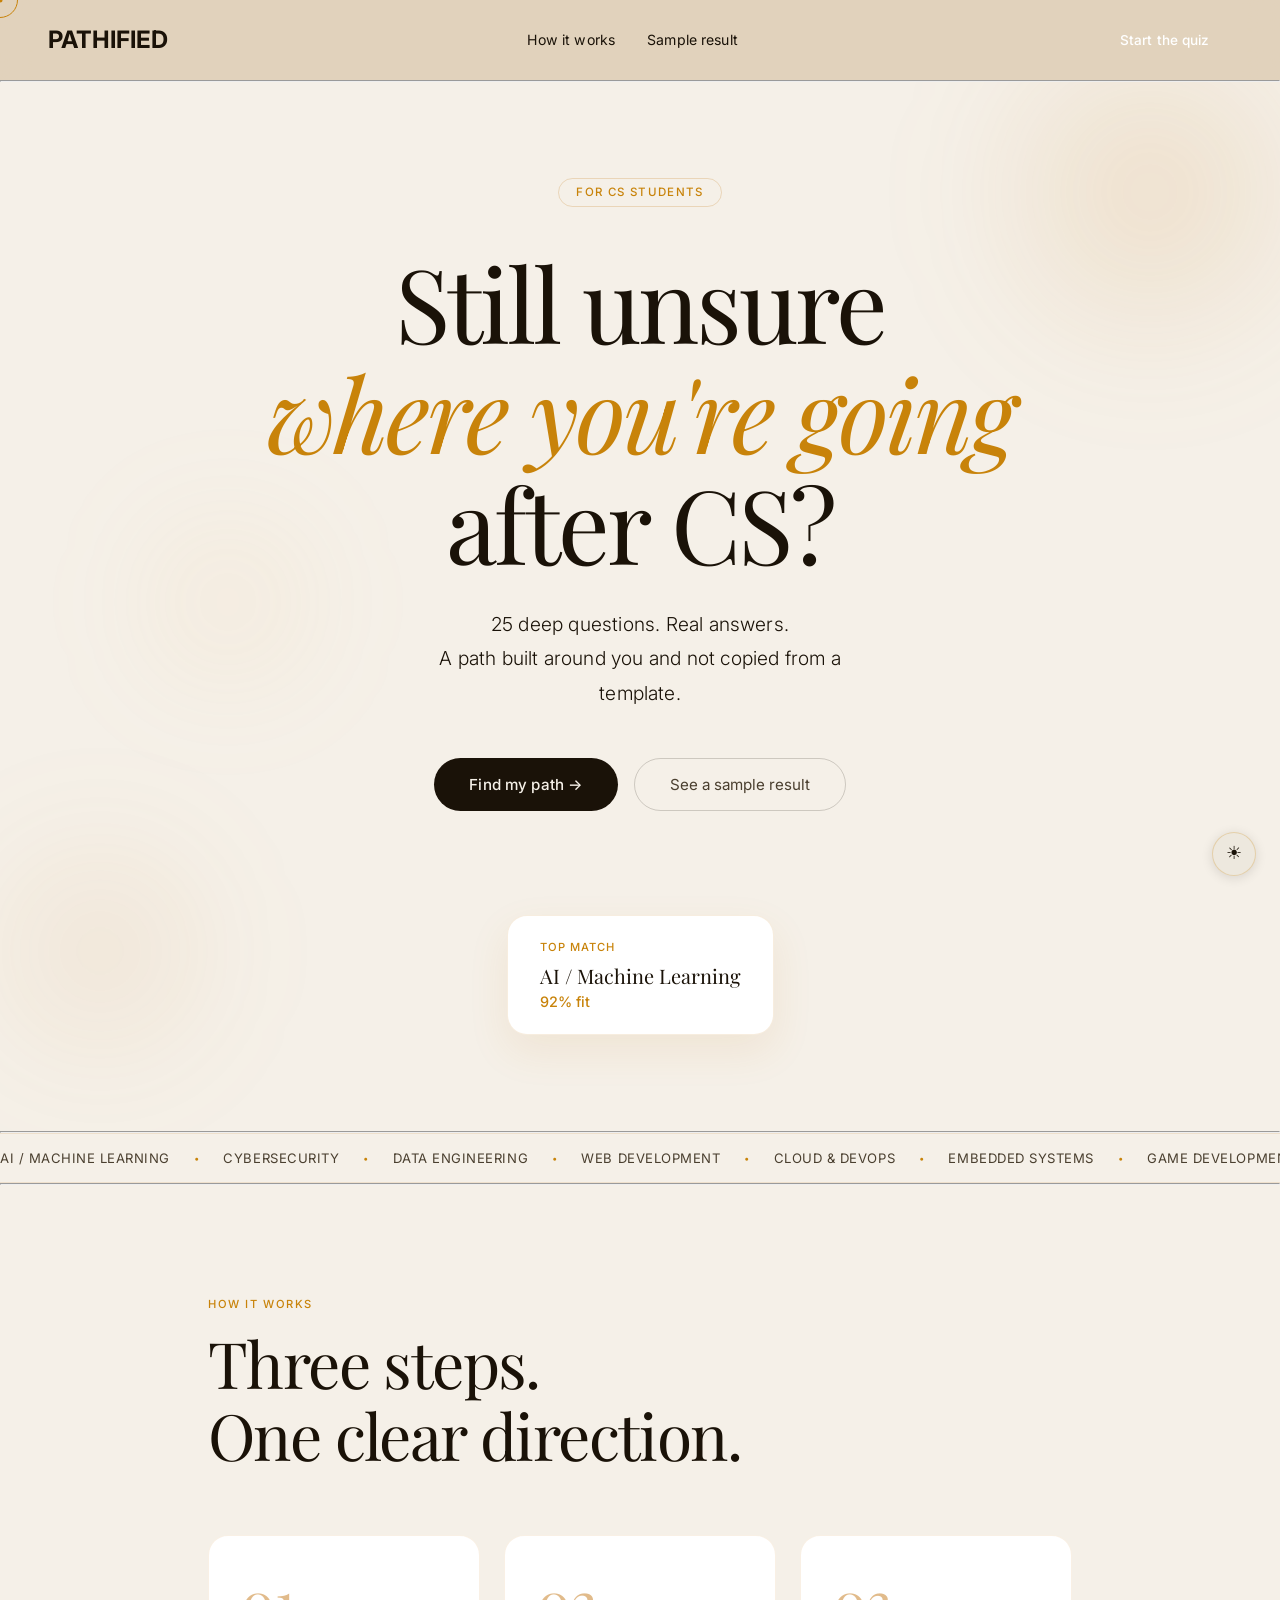
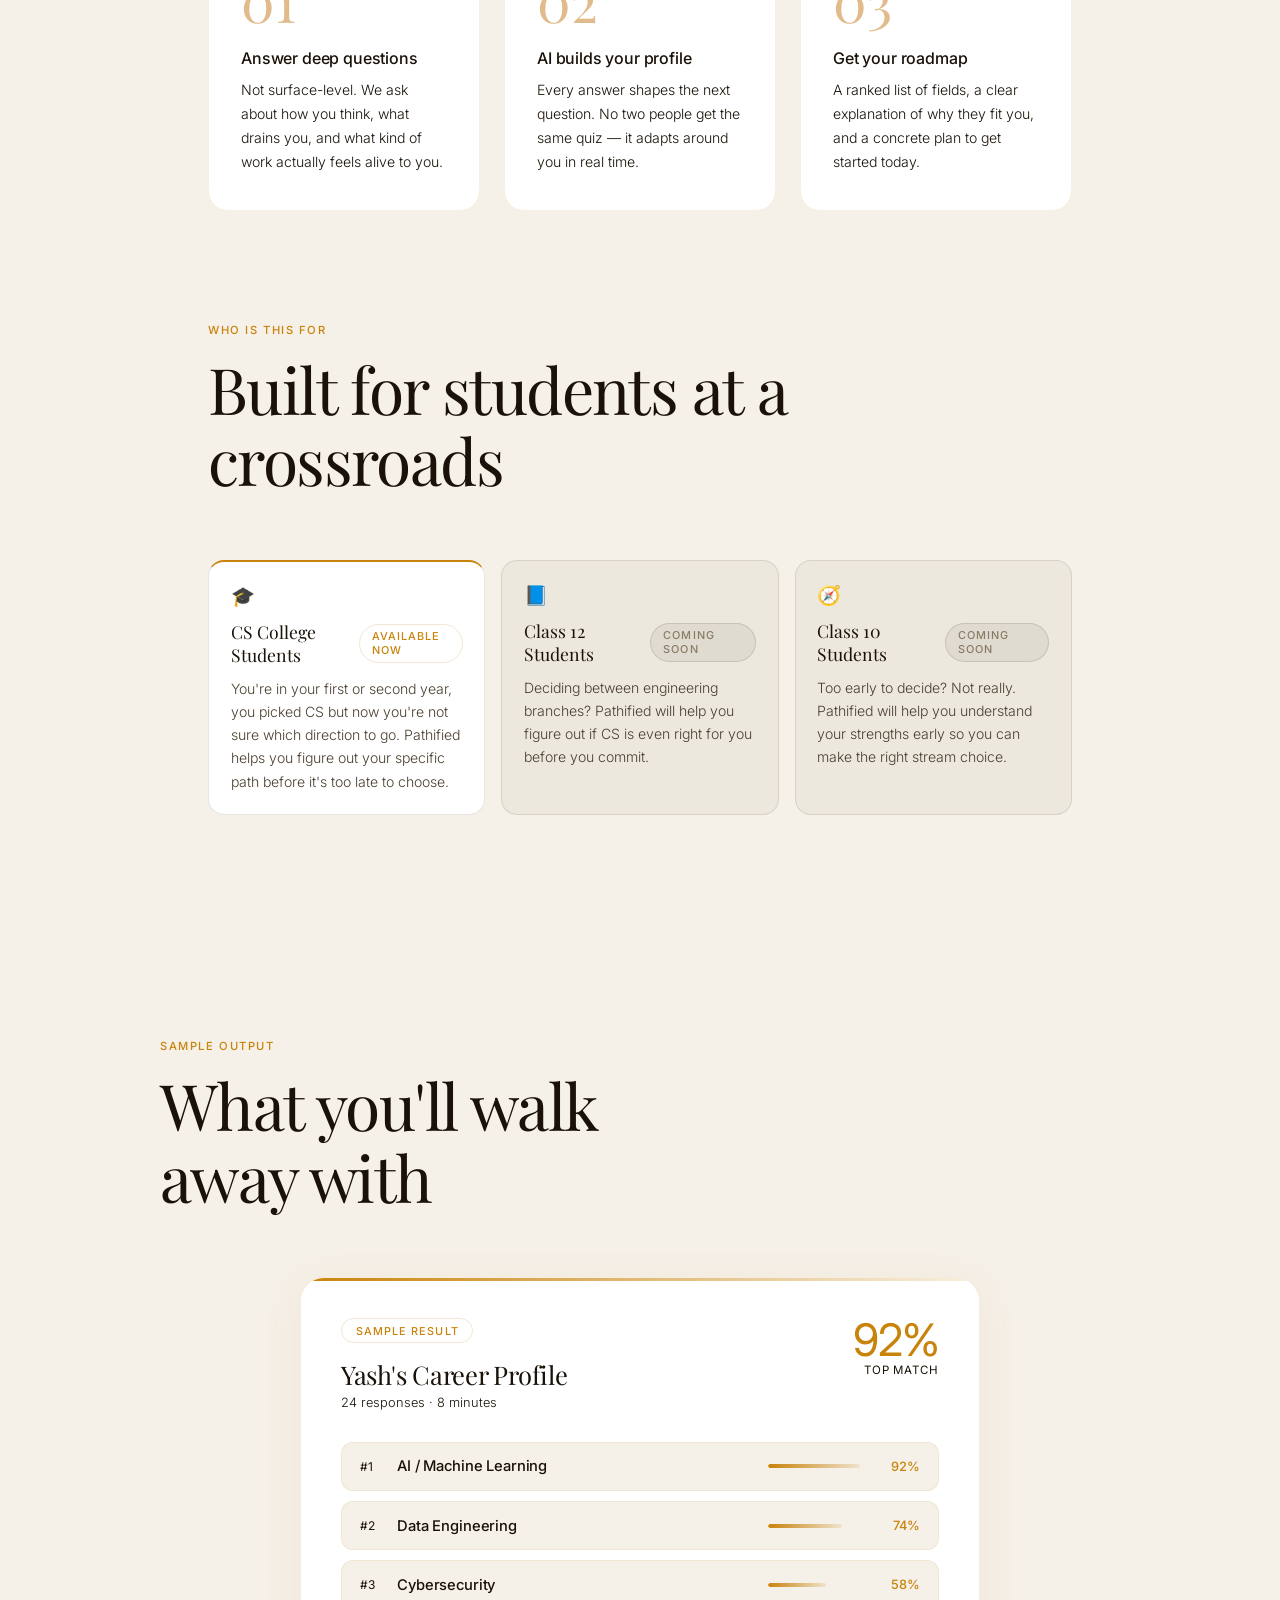
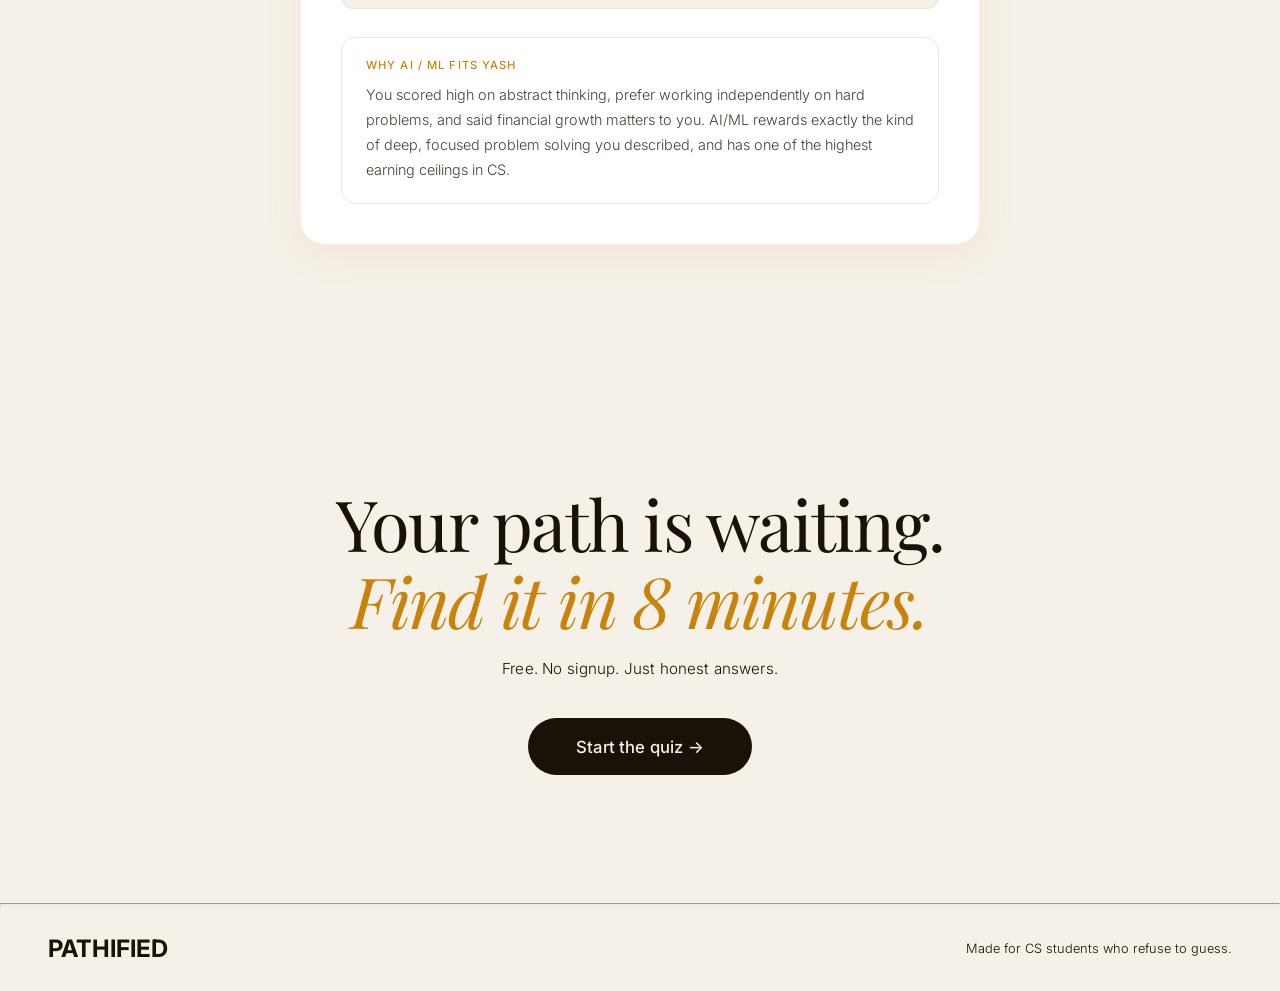
<file: index.html>
<!DOCTYPE html>
<html lang="en">
<head>
  <meta charset="UTF-8" />
  <meta name="viewport" content="width=device-width, initial-scale=1.0"/>
  <title>Pathified — Find Your CS Path</title>
  <link href="https://fonts.googleapis.com/css2?family=Playfair+Display:ital,wght@0,400;0,500;1,400;1,500&family=Inter:wght@300;400;500&display=swap" rel="stylesheet"/>
  <link rel="stylesheet" href="css/global.css"/>
  <link rel="stylesheet" href="css/animations.css"/>
  <link rel="stylesheet" href="css/nav.css"/>
  <link rel="stylesheet" href="css/landing.css"/>
</head>
<body>

  <div class="cursor"></div>
  <div class="cursor-dot"></div>

  <nav>
    <a href="#" class="logo">Pathified</a>
    <div class="nav-links">
      <a href="#how-it-works">How it works</a>
      <a href="#sample-result">Sample result</a>
    </div>
    <button class="btn-nav start-quiz-btn" onclick="window.location.href='quiz.html'">Start the quiz</button>
  </nav>
  <hr>

  <!-- HERO -->
  <section class="hero">
    <div class="hero-inner">
      <div class="hero-tag reveal">For CS students</div>
      <h1 class="reveal">
        Still unsure<br>
        <em>where you're going</em><br>
        after CS?
      </h1>
      <p class="hero-sub reveal">
        25 deep questions. Real answers.<br>
        A path built around you and not copied from a template.
      </p>
      <div class="hero-btns reveal">
        <button class="btn-primary start-quiz-btn" onclick="window.location.href='quiz.html'">Find my path &rarr;</button>
        <button class="btn-ghost" onclick="document.querySelector('#sample-result').scrollIntoView()">See a sample result</button>
      </div>
      <p class="not-cs-text reveal">
        Not from CS?
        <button class="not-cs-btn" id="not-cs-btn">Click here</button>
      </p>
      <div class="hero-float-card reveal">
        <div class="float-badge">Top match</div>
        <div class="float-title">AI / Machine Learning</div>
        <div class="float-pct">92% fit</div>
      </div>
    </div>
    <div class="orb orb1"></div>
    <div class="orb orb2"></div>
    <div class="orb orb3"></div>
  </section>


  <div class="modal-overlay" id="not-cs-modal">
    <div class="not-cs-modal-card">
      <button class="modal-close" id="not-cs-close" aria-label="Close">&times;</button>
      <div class="not-cs-icon">🚧</div>
      <h3>We're building this for you</h3>
      <p>Pathified is currently built for CS college students. We're working on versions for students from all backgrounds and streams.</p>
      <p class="not-cs-sub">Drop your email and we'll let you know the moment it's ready.</p>
      <div class="not-cs-form" id="not-cs-form">
        <input type="email" id="not-cs-email" placeholder="your@email.com"/>
        <button class="btn-primary" id="not-cs-submit">Notify me</button>
      </div>
      <p class="not-cs-confirm" id="not-cs-confirm">
        ✓ You're on the list. We'll reach out soon.
      </p>
    </div>
  </div>

  <!-- MARQUEE -->
   <hr>
  <div class="marquee-wrap">
    <div class="marquee-track">
      <span>AI / Machine Learning</span><span class="dot">&bull;</span>
      <span>Cybersecurity</span><span class="dot">&bull;</span>
      <span>Data Engineering</span><span class="dot">&bull;</span>
      <span>Web Development</span><span class="dot">&bull;</span>
      <span>Cloud &amp; DevOps</span><span class="dot">&bull;</span>
      <span>Embedded Systems</span><span class="dot">&bull;</span>
      <span>Game Development</span><span class="dot">&bull;</span>
      <span>Blockchain</span><span class="dot">&bull;</span>
      <span>UI / UX Engineering</span><span class="dot">&bull;</span>
      <span>AI / Machine Learning</span><span class="dot">&bull;</span>
      <span>Cybersecurity</span><span class="dot">&bull;</span>
      <span>Data Engineering</span><span class="dot">&bull;</span>
      <span>Web Development</span><span class="dot">&bull;</span>
      <span>Cloud &amp; DevOps</span><span class="dot">&bull;</span>
      <span>Embedded Systems</span><span class="dot">&bull;</span>
      <span>Game Development</span><span class="dot">&bull;</span>
      <span>Blockchain</span><span class="dot">&bull;</span>
      <span>UI / UX Engineering</span><span class="dot">&bull;</span>
    </div>
  </div>
<hr>
  <!-- HOW IT WORKS -->
  <section id="how-it-works" class="section hiw">
    <div class="section-header reveal">
      <div class="section-label">How it works</div>
      <h2>Three steps.<br>One clear direction.</h2>
    </div>
    <div class="steps">
      <div class="step reveal">
        <div class="step-num">01</div>
        <h3>Answer deep questions</h3>
        <p>Not surface-level. We ask about how you think, what drains you, and what kind of work actually feels alive to you.</p>
      </div>
      <div class="step reveal">
        <div class="step-num">02</div>
        <h3>AI builds your profile</h3>
        <p>Every answer shapes the next question. No two people get the same quiz — it adapts around you in real time.</p>
      </div>
      <div class="step reveal">
        <div class="step-num">03</div>
        <h3>Get your roadmap</h3>
        <p>A ranked list of fields, a clear explanation of why they fit you, and a concrete plan to get started today.</p>
      </div>
    </div>
  </section>
  
  <section class="section who-for">
    <div class="section-header reveal">
      <div class="section-label">Who is this for</div>
      <h2>Built for students at a crossroads</h2>
    </div>
    <div class="who-grid">
      <article class="who-card who-live reveal">
        <div class="who-icon">🎓</div>
        <div class="who-head">
          <h3>CS College Students</h3>
          <span class="who-badge who-badge-live">Available now</span>
        </div>
        <p>You're in your first or second year, you picked CS but now you're not sure which direction to go. Pathified helps you figure out your specific path before it's too late to choose.</p>
      </article>
      <article class="who-card who-soon reveal" aria-disabled="true">
        <div class="who-icon">📘</div>
        <div class="who-head">
          <h3>Class 12 Students</h3>
          <span class="who-badge who-badge-soon">Coming soon</span>
        </div>
        <p>Deciding between engineering branches? Pathified will help you figure out if CS is even right for you before you commit.</p>
      </article>
      <article class="who-card who-soon reveal" aria-disabled="true">
        <div class="who-icon">🧭</div>
        <div class="who-head">
          <h3>Class 10 Students</h3>
          <span class="who-badge who-badge-soon">Coming soon</span>
        </div>
        <p>Too early to decide? Not really. Pathified will help you understand your strengths early so you can make the right stream choice.</p>
      </article>
    </div>
  </section>

  <!-- RESULT PREVIEW -->
  <section id="sample-result" class="section result-section">
    <div class="section-header reveal">
      <div class="section-label">Sample output</div>
      <h2>What you'll walk<br>away with</h2>
    </div>
    <div class="result-card reveal">
      <div class="result-top">
        <div>
          <div class="result-badge">Sample result</div>
          <div class="result-name">Yash's Career Profile</div>
          <div class="result-meta">24 responses &middot; 8 minutes</div>
        </div>
        <div class="result-match">
          <div class="match-num">92%</div>
          <div class="match-label">top match</div>
        </div>
      </div>
      <div class="paths">
        <div class="path-item">
          <div class="path-left">
            <span class="path-rank">#1</span>
            <span class="path-name">AI / Machine Learning</span>
          </div>
          <div class="path-right">
            <div class="path-bar"><div class="path-fill animated-bar" data-width="92"></div></div>
            <span class="path-pct">92%</span>
          </div>
        </div>
        <div class="path-item">
          <div class="path-left">
            <span class="path-rank">#2</span>
            <span class="path-name">Data Engineering</span>
          </div>
          <div class="path-right">
            <div class="path-bar"><div class="path-fill animated-bar" data-width="74"></div></div>
            <span class="path-pct">74%</span>
          </div>
        </div>
        <div class="path-item">
          <div class="path-left">
            <span class="path-rank">#3</span>
            <span class="path-name">Cybersecurity</span>
          </div>
          <div class="path-right">
            <div class="path-bar"><div class="path-fill animated-bar" data-width="58"></div></div>
            <span class="path-pct">58%</span>
          </div>
        </div>
      </div>
      <div class="why-box">
        <div class="why-label">Why AI / ML fits Yash</div>
        <div class="why-text">You scored high on abstract thinking, prefer working independently on hard problems, and said financial growth matters to you. AI/ML rewards exactly the kind of deep, focused problem solving you described, and has one of the highest earning ceilings in CS.</div>
      </div>
    </div>
  </section>

  <!-- FINAL CTA -->
  <section class="final-cta">
    <div class="cta-inner reveal">
      <h2>Your path is waiting.<br><em>Find it in 8 minutes.</em></h2>
      <p>Free. No signup. Just honest answers.</p>
      <button class="btn-primary btn-lg start-quiz-btn" onclick="window.location.href='quiz.html'">Start the quiz &rarr;</button>
    </div>
  </section>

  <hr>

  <footer>
    <div class="logo">Pathified</div>
    <p>Made for CS students who refuse to guess.</p>
  </footer>

  <button class="theme-toggle" id="theme-toggle" aria-label="Toggle dark mode">
    <span class="theme-icon-light">☀︎</span>
    <span class="theme-icon-dark">☽</span>
  </button>

  <script src="script.js"></script>
</body>
</html>
</file>
<file: css/global.css>
/* ================================
   global.css
   Covers: CSS reset, :root variables, html/body base styles,
   font imports, overflow-x, utility classes used across pages,
   custom cursor, touch device overrides, safe image rules
   Used by: index.html, quiz.html, results.html
   Do NOT add page-specific styles here
================================ */

/* --- RESET --- */
*, *::before, *::after {
  box-sizing: border-box;
  margin: 0;
  padding: 0;
}

img, video {
  max-width: 100%;
  height: auto;
}

/* --- CSS VARIABLES --- */
:root {
  --cream: #f5f0e8;
  --cream-alt: #ede8de;
  --brown: #1a1208;
  --brown-mid: #4a3f2f;
  --brown-soft: #8a7a66;
  --amber: #c8830a;
  --amber-light: rgba(200, 131, 10, 0.12);
  --amber-border: rgba(200, 131, 10, 0.25);
  --font-serif: 'Playfair Display', serif;
  --font-sans: 'Inter', sans-serif;
  --radius-sm: 10px;
  --radius-md: 16px;
  --radius-lg: 22px;
  --transition: 0.2s ease;
}

/* --- BASE HTML & BODY --- */
html {
  scroll-behavior: smooth;
  overflow-x: hidden;
}

body {
  font-family: var(--font-sans);
  background: var(--cream);
  color: var(--brown);
  min-height: 100vh;
  overflow-x: hidden;
  cursor: none;
  transition: opacity 0.3s ease;
}

/* --- UTILITY: SCROLL REVEAL --- */
.reveal {
  opacity: 0;
  transform: translateY(2px);
  transition: opacity 0.5s ease, transform 0.5s ease;
}

.reveal.visible {
  opacity: 1;
  transform: translateY(12);
}

/* --- UTILITY: BUTTONS --- */
.btn-primary {
  background: var(--brown);
  color: var(--cream);
  border: none;
  padding: 1rem 2.2rem;
  border-radius: 100px;
  font-family: var(--font-sans);
  font-size: 0.95rem;
  font-weight: 500;
  cursor: none;
  transition: background var(--transition), transform 0.15s;
  letter-spacing: 0.01em;
}

.btn-primary:hover {
  background: var(--amber);
  transform: translateY(-2px);
}

.btn-primary.btn-lg {
  font-size: 1.05rem;
  padding: 1.15rem 3rem;
}

.btn-ghost {
  background: transparent;
  color: var(--brown-mid);
  border: 1.5px solid rgba(26, 18, 8, 0.18);
  padding: 1rem 2.2rem;
  border-radius: 100px;
  font-family: var(--font-sans);
  font-size: 0.95rem;
  font-weight: 400;
  cursor: none;
  transition: border-color var(--transition), color var(--transition), transform 0.15s;
}

.btn-ghost:hover {
  border-color: var(--amber);
  color: var(--amber);
  transform: translateY(-2px);
}

/* --- UTILITY: SECTION LABEL & TITLE --- */
.section-label {
  font-size: 0.7rem;
  font-weight: 500;
  letter-spacing: 0.14em;
  text-transform: uppercase;
  color: var(--amber);
  margin-bottom: 1rem;
}

.section-header {
  margin-bottom: 4rem;
}

.section-header h2 {
  font-family: var(--font-serif);
  font-size: clamp(2.4rem, 5vw, 4rem);
  font-weight: 400;
  line-height: 1.12;
  letter-spacing: -0.025em;
  color: var(--brown);
}

/* --- CUSTOM CURSOR --- */
.cursor {
  width: 36px;
  height: 36px;
  border: 1.5px solid var(--amber);
  border-radius: 50%;
  position: fixed;
  pointer-events: none;
  z-index: 9999;
  transition: transform 0.15s ease, opacity 0.2s;
  transform: translate(-50%, -50%);
}

.cursor-dot {
  width: 5px;
  height: 5px;
  background: var(--amber);
  border-radius: 50%;
  position: fixed;
  pointer-events: none;
  z-index: 9999;
  transform: translate(-50%, -50%);
  transition: transform 0.05s;
}

body:has(button:hover) .cursor,
body:has(a:hover) .cursor {
  transform: translate(-50%, -50%) scale(1.6);
  background: rgba(200, 132, 42, 0.08);
}

/* --- TOUCH DEVICE: DISABLE CURSOR --- */
@media (hover: none) and (pointer: coarse) {
  .cursor,
  .cursor-dot {
    display: none;
  }

  body {
    cursor: auto;
  }

  button,
  a,
  .quiz-option,
  .r-card,
  .modal-close {
    cursor: pointer;
  }
}

/* --- MOBILE BASE --- */
@media (max-width: 639px) {
  html,
  body {
    overflow-x: hidden;
    max-width: 100%;
  }

  body {
    font-size: 15px;
    cursor: auto;
  }

  .cursor,
  .cursor-dot {
    display: none;
  }

  button,
  a,
  .clickable {
    min-height: 44px;
  }
}

/* ================================
   DARK MODE VARIABLES
================================ */
[data-theme="dark"] {
  --cream: #141210;
  --cream-alt: #1c1916;
  --brown: #f0ece4;
  --brown-mid: #c8bfb0;
  --brown-soft: #8a7a66;
  --amber: #c8830a;
  --amber-light: rgba(200, 131, 10, 0.15);
  --amber-border: rgba(200, 131, 10, 0.3);
}

/* ================================
   DARK MODE OVERRIDES
   (things that use hardcoded colors
   instead of CSS variables)
================================ */

/* Body and base */
[data-theme="dark"] body {
  background-color: #141210;
  color: #f0ece4;
}

/* Nav */
[data-theme="dark"] nav {
  background: rgba(20, 18, 16, 0.92);
  border-bottom: 1px solid rgba(240, 236, 228, 0.06);
}

/* Cards — anything with white background */
[data-theme="dark"] .step,
[data-theme="dark"] .who-card,
[data-theme="dark"] .result-card,
[data-theme="dark"] .r-card,
[data-theme="dark"] .not-cs-modal-card {
  background: #1c1916;
  border-color: rgba(240, 236, 228, 0.08);
}

/* Quiz option buttons */
[data-theme="dark"] .quiz-option {
  background: #1c1916;
  border-color: rgba(240, 236, 228, 0.1);
  color: #f0ece4;
}

[data-theme="dark"] .quiz-option:hover {
  border-color: var(--amber);
  background: var(--amber-light);
}

[data-theme="dark"] .quiz-option.selected {
  border-color: var(--amber);
  background: var(--amber-light);
}

/* Hero float card */
[data-theme="dark"] .hero-float-card {
  background: #1c1916;
  border-color: rgba(240, 236, 228, 0.08);
}

/* Why box on landing */
[data-theme="dark"] .why-box {
  background: rgba(200, 131, 10, 0.1);
  border-color: rgba(200, 131, 10, 0.2);
}

/* Modal */
[data-theme="dark"] .modal {
  background: #1c1916;
  border: 1px solid rgba(240, 236, 228, 0.08);
}

[data-theme="dark"] .modal-backdrop {
  background: rgba(0, 0, 0, 0.75);
}

/* Tags */
[data-theme="dark"] .tag {
  background: rgba(240, 236, 228, 0.07);
  border-color: rgba(240, 236, 228, 0.12);
  color: #c8bfb0;
}

[data-theme="dark"] .role-tag {
  background: transparent;
  border-color: rgba(200, 131, 10, 0.35);
  color: var(--amber);
}

/* Inputs */
[data-theme="dark"] input[type="email"],
[data-theme="dark"] textarea {
  background: #1c1916;
  border-color: rgba(240, 236, 228, 0.12);
  color: #f0ece4;
}

[data-theme="dark"] input[type="email"]::placeholder,
[data-theme="dark"] textarea::placeholder {
  color: #8a7a66;
}

[data-theme="dark"] input[type="email"]:focus,
[data-theme="dark"] textarea:focus {
  border-color: var(--amber);
}

/* Ghost button in dark mode */
[data-theme="dark"] .btn-ghost {
  border-color: rgba(240, 236, 228, 0.25);
  color: #f0ece4;
}

[data-theme="dark"] .btn-ghost:hover {
  background: rgba(240, 236, 228, 0.06);
}

/* Summary screen */
[data-theme="dark"] .summary-screen {
  background: #141210;
}

/* Trait tags */
[data-theme="dark"] .trait-tag {
  background: #1c1916;
  border-color: rgba(200, 131, 10, 0.25);
  color: #f0ece4;
}

/* Full loader */
[data-theme="dark"] .full-loader {
  background: #141210;
}

/* Loading overlay */
[data-theme="dark"] .loading-overlay {
  background: rgba(20, 18, 16, 0.92);
}

/* Orbs — slightly adjust for dark */
[data-theme="dark"] .orb {
  opacity: 0.4;
}

/* Step numbers */

/* Section labels */
[data-theme="dark"] .section-label {
  color: var(--amber);
}

/* Who cards — coming soon ones */
[data-theme="dark"] .who-soon {
  background: #181512;
  border-color: rgba(240, 236, 228, 0.05);
}

/* Final CTA section — match body background */
[data-theme="dark"] .final-cta {
  background: var(--cream);
}

/* Footer */
[data-theme="dark"] footer {
  background: #0e0c0a;
  border-top: 1px solid rgba(240, 236, 228, 0.06);
}

/* Marquee */
[data-theme="dark"] .marquee-wrap {
  background: #1c1916;
  border-top: 1px solid rgba(240, 236, 228, 0.06);
  border-bottom: 1px solid rgba(240, 236, 228, 0.06);
}

/* ================================
   THEME TOGGLE BUTTON
================================ */
.theme-toggle {
  position: fixed;
  bottom: 1.5rem;
  right: 1.5rem;
  width: 44px;
  height: 44px;
  border-radius: 50%;
  background: var(--cream-alt);
  border: 1px solid var(--amber-border);
  color: var(--brown);
  font-size: 1.1rem;
  cursor: pointer;
  display: flex;
  align-items: center;
  justify-content: center;
  z-index: 999;
  transition: background 0.2s, border-color 0.2s, transform 0.2s, box-shadow 0.2s;
  box-shadow: 0 2px 12px rgba(0,0,0,0.12);
}

.theme-toggle:hover {
  transform: scale(1.1);
  border-color: var(--amber);
  box-shadow: 0 4px 20px rgba(200, 131, 10, 0.2);
}

[data-theme="dark"] .theme-toggle {
  background: #1c1916;
  box-shadow: 0 2px 12px rgba(0,0,0,0.4);
}

.theme-icon-light,
.theme-icon-dark {
  line-height: 1;
  pointer-events: none;
}
</file>
<file: css/animations.css>
/* ============================================================
   FILE: css/animations.css
   PURPOSE: All @keyframes declarations, scroll reveal utility
            (.reveal / .reveal.visible), animated bar fill,
            page fade transitions, delay utility classes
   USED BY: index.html, quiz.html, results.html
   DO NOT ADD: page-specific styles — those belong in their
               own CSS files
   ============================================================ */

/* ── SECTION: Scroll Reveal ──────────────────────────────────── */
.reveal {
  opacity:    0;
  transform:  translateY(28px);
  transition: opacity 0.65s ease, transform 0.65s ease;
}

.reveal.visible {
  opacity:   1;
  transform: translateY(0);
}

/* ── SECTION: Orb Breathe ────────────────────────────────────── */
@keyframes breathe {
  0%, 100% { transform: scale(1) translate(0, 0);       opacity: 1;    }
  33%       { transform: scale(1.08) translate(10px, -12px); opacity: 0.85; }
  66%       { transform: scale(0.95) translate(-8px, 8px);   opacity: 0.95; }
}

/* ── SECTION: Hero Float Card ────────────────────────────────── */
@keyframes float {
  0%   { transform: translateY(0);    }
  50%  { transform: translateY(-12px); }
  100% { transform: translateY(0);    }
}

/* ── SECTION: Marquee ────────────────────────────────────────── */
@keyframes marquee {
  from { transform: translateX(0);    }
  to   { transform: translateX(-50%); }
}

/* ── SECTION: Pixel Loader ───────────────────────────────────── */
@keyframes pulse-pixel {
  0%   { opacity: 0.2; }
  50%  { opacity: 1; transform: scale(1.1); }
  100% { opacity: 0.2; }
}

/* ── SECTION: Loading Text Fade ──────────────────────────────── */
@keyframes fade-text {
  0%, 100% { opacity: 0.6; }
  50%       { opacity: 1;   }
}

/* ── SECTION: Trait Tag Fade Up ──────────────────────────────── */
@keyframes fadeUp {
  from { opacity: 0; transform: translateY(10px); }
  to   { opacity: 1; transform: translateY(0);    }
}

/* ── SECTION: Summary Pulse ──────────────────────────────────── */
@keyframes pulse {
  0%, 100% { opacity: 0.5; }
  50%       { opacity: 1;   }
}

/* ── SECTION: Delay Utilities ────────────────────────────────── */
.delay-1 { animation-delay: 0.1s; }
.delay-2 { animation-delay: 0.2s; }
.delay-3 { animation-delay: 0.3s; }
.delay-4 { animation-delay: 0.4s; }
</file>
<file: css/nav.css>
/* ============================================================
   FILE: css/nav.css
   PURPOSE: Sticky navbar — logo, nav links, CTA button,
            quiz-nav and results-nav variants, mobile nav
   USED BY: index.html, quiz.html, results.html
   DO NOT ADD: styles that belong in global.css or page CSS
   ============================================================ */

/* ── SECTION: Sticky Navbar ──────────────────────────────────── */
nav {
  display:                flex;
  justify-content:        space-between;
  align-items:            center;
  padding:                1.4rem 3rem;
  position:               sticky;
  top:                    0;
  z-index:                1000;
  background:             rgba(223, 208, 184, 0.92);
  backdrop-filter:        blur(16px);
  -webkit-backdrop-filter: blur(16px);
  border-bottom:          1px solid var(--color-border);
}

/* ── SECTION: Logo ───────────────────────────────────────────── */
.logo {
  font-family:     var(--font-headline);
  font-size:       1.5rem;
  font-weight:     700;
  color:           var(--color-text);
  letter-spacing:  0em;
  text-decoration: none;
  text-transform:  uppercase;
}

/* ── SECTION: Nav Links ──────────────────────────────────────── */
.nav-links {
  display: flex;
  gap:     2rem;
}

.nav-links a {
  font-size:       0.88rem;
  font-weight:     400;
  color:           var(--color-text-muted);
  text-decoration: none;
  transition:      color var(--transition);
  letter-spacing:  0.01em;
}

.nav-links a:hover {
  color: var(--color-text);
}

/* ── SECTION: Nav CTA Button ─────────────────────────────────── */
.btn-nav {
  background:     var(--color-accent);
  color:          #fff;
  border:         none;
  padding:        0.6rem 1.4rem;
  border-radius:  100px;
  font-family:    var(--font-body);
  font-size:      0.85rem;
  font-weight:    500;
  cursor:         none;
  transition:     background var(--transition), transform 0.15s;
  letter-spacing: 0.01em;
}

.btn-nav:hover {
  background: var(--color-accent-hover);
  transform:  translateY(-1px);
}

/* ── SECTION: Quiz Nav Variant ───────────────────────────────── */
.quiz-nav {
  justify-content:        center;
  padding:                1rem 0;
  border-bottom:          none;
  background:             var(--color-bg);
  backdrop-filter:        none;
  -webkit-backdrop-filter: none;
}

.quiz-nav .logo {
  pointer-events: none;
}

/* ── SECTION: Results Nav Variant ────────────────────────────── */
.results-nav {
  justify-content:        center;
  padding:                1.5rem 0;
  background:             transparent;
  backdrop-filter:        none;
  -webkit-backdrop-filter: none;
  border-bottom:          none;
}

/* ── SECTION: Mobile Nav ─────────────────────────────────────── */
@media (max-width: 639px) {
  nav {
    padding: 1rem 1.25rem;
  }

  .nav-links {
    display: none;
  }

  .btn-nav {
    font-size: 0.8rem;
    padding:   0.5rem 1.1rem;
  }

  .quiz-nav {
    padding: 0.75rem 1.25rem;
  }
}

@media (min-width: 640px) and (max-width: 1023px) {
  nav {
    padding: 1.2rem 2rem;
  }

  .nav-links {
    display: none;
  }
}
</file>
<file: css/landing.css>
/* ================================
   landing.css
   Covers: hero section, floating hero card, floating orbs,
   marquee, how-it-works steps, sample output result card,
   path bars on landing, why box, final CTA section, footer
   Used by: index.html only
   Do NOT add page-specific styles here
================================ */

/* --- HERO --- */
.hero {
  min-height: 92vh;
  display: flex;
  align-items: center;
  justify-content: center;
  padding: 6rem 3rem;
  position: relative;
  overflow: clip;
  text-align: center;
}

.hero-inner {
  position: relative;
  z-index: 2;
  max-width: 820px;
}

.hero-tag {
  display: inline-block;
  background: var(--amber-pale);
  color: var(--amber);
  border: 1px solid rgba(200, 132, 42, 0.25);
  font-size: 0.72rem;
  font-weight: 500;
  letter-spacing: 0.12em;
  text-transform: uppercase;
  padding: 0.4rem 1.1rem;
  border-radius: 100px;
  margin-bottom: 2.5rem;
}

.hero h1 {
  font-family: var(--font-serif);
  font-size: clamp(3.5rem, 8vw, 6.5rem);
  font-weight: 400;
  line-height: 1.08;
  letter-spacing: -0.03em;
  color: var(--brown);
  margin-bottom: 1.75rem;
}

.hero h1 em {
  font-style: italic;
  color: var(--amber);
}

.hero-sub {
  font-size: clamp(1rem, 2vw, 1.2rem);
  color: var(--brown-muted);
  line-height: 1.8;
  font-weight: 300;
  max-width: 480px;
  margin: 0 auto 3rem;
  letter-spacing: 0.01em;
}

.hero-btns {
  display: flex;
  gap: 1rem;
  justify-content: center;
  flex-wrap: wrap;
}

/* --- NOT FROM CS LINE --- */
.not-cs-text {
  font-size: 0.82rem;
  color: var(--brown-soft);
  margin-top: 1.5rem;
  font-weight: 300;
}

.not-cs-btn {
  background: none;
  border: none;
  color: var(--amber);
  font-size: 0.82rem;
  cursor: pointer;
  text-decoration: underline;
  padding: 0;
  font-family: var(--font-sans);
}

/* --- FLOATING HERO CARD --- */
.hero-float-card {
  background: white;
  border: 1px solid rgba(200, 132, 42, 0.15);
  border-radius: 20px;
  padding: 1.5rem 2rem;
  box-shadow: 0 16px 40px rgba(200, 132, 42, 0.1);
  display: inline-block;
  margin-top: 4rem;
  animation: float 4s ease-in-out infinite;
  text-align: left;
}

.float-badge {
  font-size: 0.7rem;
  text-transform: uppercase;
  color: var(--amber);
  letter-spacing: 0.1em;
  font-weight: 500;
  margin-bottom: 0.5rem;
}

.float-title {
  font-family: var(--font-serif);
  font-size: 1.25rem;
  color: var(--brown);
  margin-bottom: 0.25rem;
}

.float-pct {
  font-size: 0.9rem;
  color: var(--amber);
  font-weight: 500;
}

/* --- FLOATING ORBS --- */
.orb {
  position: absolute;
  border-radius: 50%;
  filter: blur(60px);
  pointer-events: none;
  animation: breathe 6s ease-in-out infinite;
}

.orb1 {
  width: 380px;
  height: 380px;
  background: radial-gradient(circle, rgba(200, 132, 42, 0.18) 0%, transparent 70%);
  top: -80px;
  right: -60px;
  animation-delay: 0s;
}

.orb2 {
  width: 280px;
  height: 280px;
  background: radial-gradient(circle, rgba(200, 132, 42, 0.12) 0%, transparent 70%);
  bottom: 40px;
  left: -40px;
  animation-delay: 2s;
}

.orb3 {
  width: 200px;
  height: 200px;
  background: radial-gradient(circle, rgba(240, 192, 112, 0.15) 0%, transparent 70%);
  top: 40%;
  left: 10%;
  animation-delay: 4s;
}


/* --- MARQUEE --- */
.marquee-wrap {
  overflow: hidden;
  border-top: 1px solid rgba(200, 132, 42, 0.15);
  border-bottom: 1px solid rgba(200, 132, 42, 0.15);
  background: var(--amber-pale);
  padding: 1rem 0;
}

.marquee-track {
  display: flex;
  align-items: center;
  gap: 1.5rem;
  white-space: nowrap;
  animation: marquee 28s linear infinite;
  width: max-content;
}

.marquee-track span {
  font-size: 0.82rem;
  font-weight: 400;
  letter-spacing: 0.04em;
  color: var(--brown-mid);
  text-transform: uppercase;
}

.marquee-track .dot {
  color: var(--amber);
  font-size: 0.6rem;
}

/* --- SECTIONS --- */
.section {
  padding: 7rem 3rem;
  max-width: 960px;
  margin: 0 auto;
}

/* --- HOW IT WORKS STEPS --- */
.steps {
  display: grid;
  grid-template-columns: repeat(auto-fit, minmax(min(240px, 100%), 1fr));
  gap: 1.5rem;
}

.step {
  background: white;
  border: 1px solid rgba(200, 132, 42, 0.12);
  border-radius: 20px;
  padding: 2.25rem 2rem;
  transition: transform 0.25s ease, box-shadow 0.25s ease, border-color 0.25s;
}

.step:hover {
  transform: translateY(-6px);
  box-shadow: 0 20px 50px rgba(200, 132, 42, 0.1);
  border-color: rgba(200, 132, 42, 0.3);
}

.step-num {
  font-family: var(--font-serif);
  font-size: 3.5rem;
  font-weight: 400;
  color: rgba(200, 131, 42, 0.545);
  line-height: 1;
  margin-bottom: 1.25rem;
}

.step h3 {
  font-size: 1rem;
  font-weight: 500;
  color: var(--brown);
  margin-bottom: 0.65rem;
  letter-spacing: -0.01em;
}

.step p {
  font-size: 0.88rem;
  color: var(--brown-muted);
  line-height: 1.7;
  font-weight: 300;
}

/* --- WHO IS THIS FOR SECTION --- */
.who-for {
  padding-top: 0;
}

.who-grid {
  display: grid;
  grid-template-columns: repeat(3, minmax(0, 1fr));
  gap: 1rem;
}

.who-card {
  border-radius: 16px;
  border: 1px solid rgba(26, 18, 8, 0.1);
  padding: 1.35rem;
}

.who-live {
  background: white;
  border-top: 2px solid var(--amber);
}

.who-soon {
  background: var(--cream-alt);
  opacity: 0.6;
  cursor: not-allowed;
}

.who-icon {
  font-size: 1.2rem;
  margin-bottom: 0.8rem;
}

.who-head {
  display: flex;
  align-items: center;
  justify-content: space-between;
  gap: 0.5rem;
  margin-bottom: 0.65rem;
}

.who-head h3 {
  font-family: var(--font-serif);
  font-size: 1.1rem;
  font-weight: 400;
  color: var(--brown);
}

.who-card p {
  font-size: 0.88rem;
  line-height: 1.65;
  color: var(--brown-mid);
  font-weight: 300;
}

.who-badge {
  display: inline-block;
  border-radius: 100px;
  font-size: 0.68rem;
  font-weight: 500;
  letter-spacing: 0.1em;
  text-transform: uppercase;
  padding: 0.3rem 0.75rem;
}

.who-badge-live {
  background: var(--amber-pale);
  color: var(--amber);
  border: 1px solid rgba(200, 132, 42, 0.2);
}

.who-badge-soon {
  background: rgba(26, 18, 8, 0.06);
  color: var(--brown-soft);
  border: 1px solid rgba(26, 18, 8, 0.12);
}

/* --- SAMPLE OUTPUT RESULT CARD --- */
.result-section {
  background: var(--cream-dark);
  max-width: 100%;
  padding: 7rem 3rem;
}

.result-section .section-header {
  max-width: 960px;
  margin: 0 auto 4rem;
}

.result-card {
  max-width: 680px;
  margin: 0 auto;
  background: white;
  border: 1px solid rgba(200, 132, 42, 0.15);
  border-radius: 24px;
  padding: 2.5rem;
  box-shadow: 0 8px 40px rgba(200, 132, 42, 0.08);
  position: relative;
  overflow: clip;
}

.result-card::before {
  content: '';
  position: absolute;
  top: 0; left: 0; right: 0;
  height: 3px;
  background: linear-gradient(90deg, var(--amber) 0%, var(--amber-light) 100%);
}

.result-top {
  display: flex;
  justify-content: space-between;
  align-items: flex-start;
  margin-bottom: 2rem;
}

.result-badge {
  display: inline-block;
  background: var(--amber-pale);
  color: var(--amber);
  border: 1px solid rgba(200, 132, 42, 0.2);
  font-size: 0.68rem;
  font-weight: 500;
  letter-spacing: 0.1em;
  text-transform: uppercase;
  padding: 0.3rem 0.85rem;
  border-radius: 100px;
  margin-bottom: 0.85rem;
}

.result-name {
  font-family: var(--font-serif);
  font-size: 1.6rem;
  font-weight: 400;
  color: var(--brown);
  letter-spacing: -0.01em;
  margin-bottom: 0.25rem;
}

.result-meta {
  font-size: 0.8rem;
  color: var(--brown-muted);
  font-weight: 300;
}

.result-match {
  text-align: right;
}

.match-num {
  font-family: var(--font-sans);
  font-size: 2.8rem;
  font-weight: 400;
  color: var(--amber);
  line-height: 1;
  letter-spacing: -0.02em;
}

.match-label {
  font-size: 0.72rem;
  color: var(--brown-muted);
  text-transform: uppercase;
  letter-spacing: 0.08em;
}

/* --- PATH BARS (landing sample output) --- */
.paths {
  display: flex;
  flex-direction: column;
  gap: 0.65rem;
  margin-bottom: 1.75rem;
}

.path-item {
  display: flex;
  align-items: center;
  justify-content: space-between;
  padding: 0.9rem 1.1rem;
  background: var(--cream);
  border: 1px solid rgba(200, 132, 42, 0.1);
  border-radius: 12px;
  transition: border-color var(--transition), transform 0.15s;
}

.path-item:hover {
  border-color: rgba(200, 132, 42, 0.3);
  transform: translateX(4px);
}

.path-left {
  display: flex;
  align-items: center;
  gap: 0.85rem;
}

.path-rank {
  font-size: 0.75rem;
  color: var(--brown-muted);
  font-weight: 400;
  min-width: 1.5rem;
}

.path-name {
  font-size: 0.92rem;
  font-weight: 500;
  color: var(--brown);
  letter-spacing: -0.01em;
}

.path-right {
  display: flex;
  align-items: center;
  gap: 0.75rem;
}

.path-bar {
  width: 100px;
  height: 4px;
  border-radius: 100px;
  background: var(--cream-dark);
  overflow: clip;
}

.path-fill {
  height: 100%;
  border-radius: 100px;
  background: linear-gradient(90deg, var(--amber), var(--amber-light));
  width: 0%;
  transition: width 1.2s cubic-bezier(0.4, 0, 0.2, 1);
}

.path-pct {
  font-size: 0.8rem;
  color: var(--amber);
  font-weight: 500;
  min-width: 2.5rem;
  text-align: right;
}

/* --- WHY BOX --- */
.why-box {
  background: var(--amber-pale);
  border: 1px solid rgba(200, 132, 42, 0.2);
  border-radius: 14px;
  padding: 1.25rem 1.5rem;
}

.why-label {
  font-size: 0.7rem;
  font-weight: 500;
  letter-spacing: 0.1em;
  text-transform: uppercase;
  color: var(--amber);
  margin-bottom: 0.6rem;
}

.why-text {
  font-size: 0.9rem;
  color: var(--brown-mid);
  line-height: 1.75;
  font-weight: 300;
}

/* --- NOT FROM CS MODAL --- */
.modal-overlay {
  position: fixed;
  inset: 0;
  background: rgba(26, 18, 8, 0.5);
  backdrop-filter: blur(6px);
  -webkit-backdrop-filter: blur(6px);
  z-index: 500;
  display: flex;
  align-items: center;
  justify-content: center;
  opacity: 0;
  pointer-events: none;
  transition: opacity 0.25s ease;
}

.modal-overlay.active {
  opacity: 1;
  pointer-events: all;
}

.not-cs-modal-card {
  background: white;
  border-radius: 20px;
  padding: 2.5rem;
  max-width: 480px;
  width: 90%;
  text-align: center;
  position: relative;
}

.not-cs-modal-card .modal-close {
  position: absolute;
  top: 0.8rem;
  right: 1rem;
  background: transparent;
  border: none;
  color: var(--brown-soft);
  font-size: 1.8rem;
  line-height: 1;
  cursor: pointer;
}

.not-cs-icon {
  font-size: 1.35rem;
  margin-bottom: 0.8rem;
}

.not-cs-modal-card h3 {
  font-family: var(--font-serif);
  font-size: 1.5rem;
  margin-bottom: 0.75rem;
  color: var(--brown);
  font-weight: 400;
}

.not-cs-modal-card p {
  font-size: 0.9rem;
  color: var(--brown-soft);
  line-height: 1.7;
  margin-bottom: 1rem;
  font-weight: 300;
}

.not-cs-form {
  display: flex;
  gap: 0.5rem;
  margin-top: 1.25rem;
}

.not-cs-form input {
  flex: 1;
  padding: 0.75rem 1rem;
  border: 1px solid rgba(26, 18, 8, 0.15);
  border-radius: 100px;
  font-family: var(--font-sans);
  font-size: 0.88rem;
  outline: none;
  color: var(--brown);
}

.not-cs-form input:focus {
  border-color: var(--amber);
}

.not-cs-confirm {
  display: none;
  color: var(--amber);
  font-weight: 500;
}

/* --- FINAL CTA SECTION --- */
.final-cta {
  padding: 8rem 3rem;
  text-align: center;
  position: relative;
  overflow: clip;
  background: var(--cream);
}

.cta-inner {
  position: relative;
  z-index: 2;
  max-width: 640px;
  margin: 0 auto;
}

.final-cta h2 {
  font-family: var(--font-serif);
  font-size: clamp(2.5rem, 5.5vw, 4.5rem);
  font-weight: 400;
  line-height: 1.1;
  letter-spacing: -0.025em;
  color: var(--brown);
  margin-bottom: 1.25rem;
}

.final-cta h2 em {
  font-style: italic;
  color: var(--amber);
}

.final-cta p {
  font-size: 0.95rem;
  color: var(--brown-muted);
  margin-bottom: 2.5rem;
  font-weight: 300;
  letter-spacing: 0.01em;
}

/* --- FOOTER --- */
footer {
  padding: 1.75rem 3rem;
  border-top: 1px solid rgba(200, 132, 42, 0.12);
  display: flex;
  justify-content: space-between;
  align-items: center;
  flex-wrap: wrap;
  gap: 0.5rem;
  background: var(--cream);
}

footer p {
  font-size: 0.8rem;
  color: var(--brown-muted);
  font-weight: 300;
}

/* --- LANDING RESPONSIVE: MOBILE --- */
@media (max-width: 639px) {
  .hero {
    min-height: auto;
    padding: 3rem 1.25rem;
  }

  .hero h1 {
    font-size: clamp(2rem, 7vw, 3.5rem);
  }

  .hero-sub {
    max-width: 100%;
    font-size: 0.95rem;
  }

  .hero-btns {
    flex-direction: column;
    align-items: center;
  }

  .hero-btns > * {
    width: 100%;
    max-width: 360px;
    text-align: center;
  }

  .hero-float-card {
    display: none;
  }

  .who-grid {
    grid-template-columns: 1fr;
  }

  .not-cs-form {
    flex-direction: column;
  }

  .section {
    padding: 4rem 1.25rem;
  }

  .section-header h2 {
    font-size: clamp(1.8rem, 5vw, 2.8rem);
  }

  .steps {
    grid-template-columns: 1fr;
  }

  .step {
    padding: 1.25rem;
  }

  .step-num {
    font-size: 2.5rem;
  }

  .result-section {
    padding: 4rem 1.25rem;
  }

  .result-card {
    padding: 1.25rem;
  }

  .result-top {
    flex-direction: column;
    gap: 1rem;
  }

  .result-match {
    text-align: left;
  }

  .path-bar {
    width: 60px;
  }

  .why-text {
    font-size: 0.82rem;
  }

  .final-cta {
    padding: 4rem 1.25rem;
  }

  .final-cta h2 {
    font-size: clamp(1.8rem, 5vw, 3.2rem);
  }

  footer {
    flex-direction: column;
    align-items: center;
    text-align: center;
    padding: 1.5rem 1.25rem;
    gap: 0.5rem;
  }
}

@media (min-width: 481px) and (max-width: 639px) {
  .hero-float-card {
    display: inline-block;
    margin-top: 2rem;
    padding: 1rem 1.25rem;
  }
}

/* --- LANDING RESPONSIVE: TABLET --- */
@media (min-width: 640px) and (max-width: 1023px) {
  .hero {
    padding: 5rem 2rem;
  }

  .section {
    padding: 5rem 2rem;
  }

  .result-section {
    padding: 5rem 2rem;
  }

  .steps {
    grid-template-columns: repeat(2, 1fr);
  }

  .final-cta {
    padding: 5rem 2rem;
  }
}
</file>
